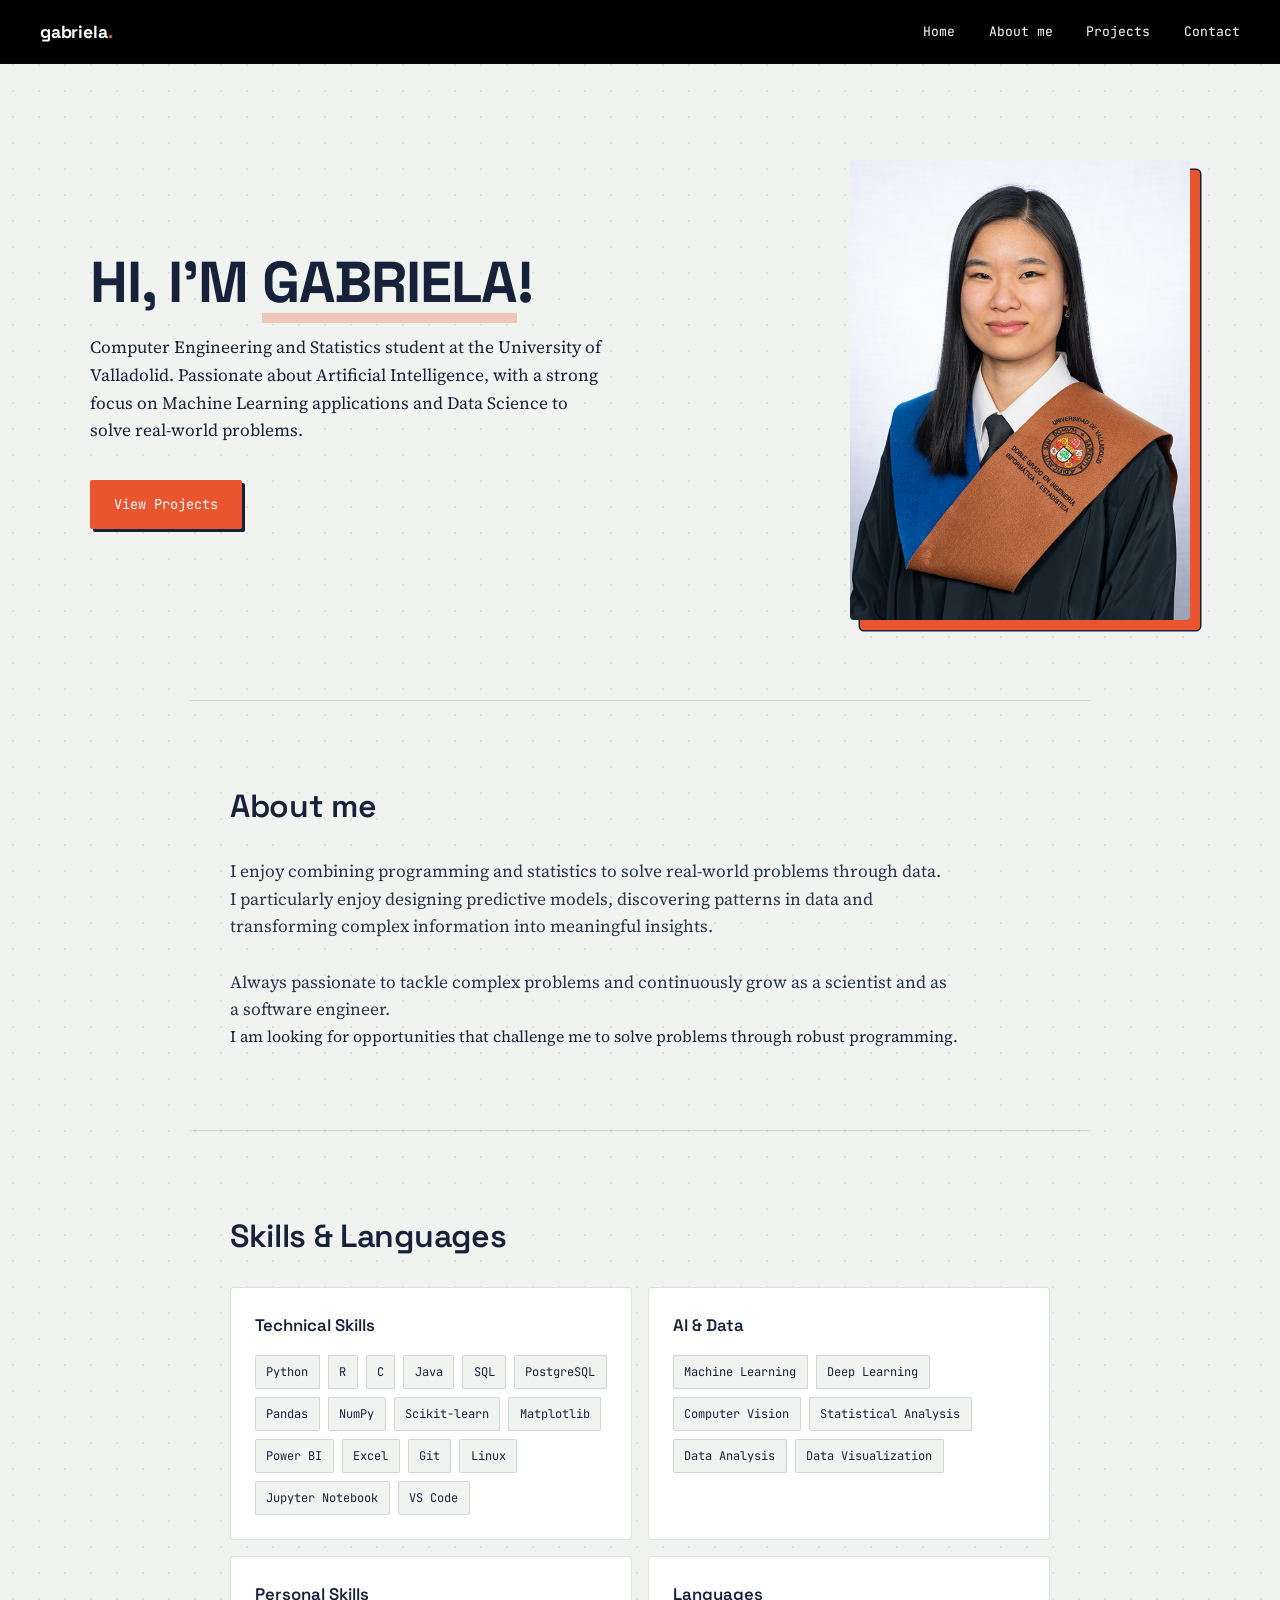
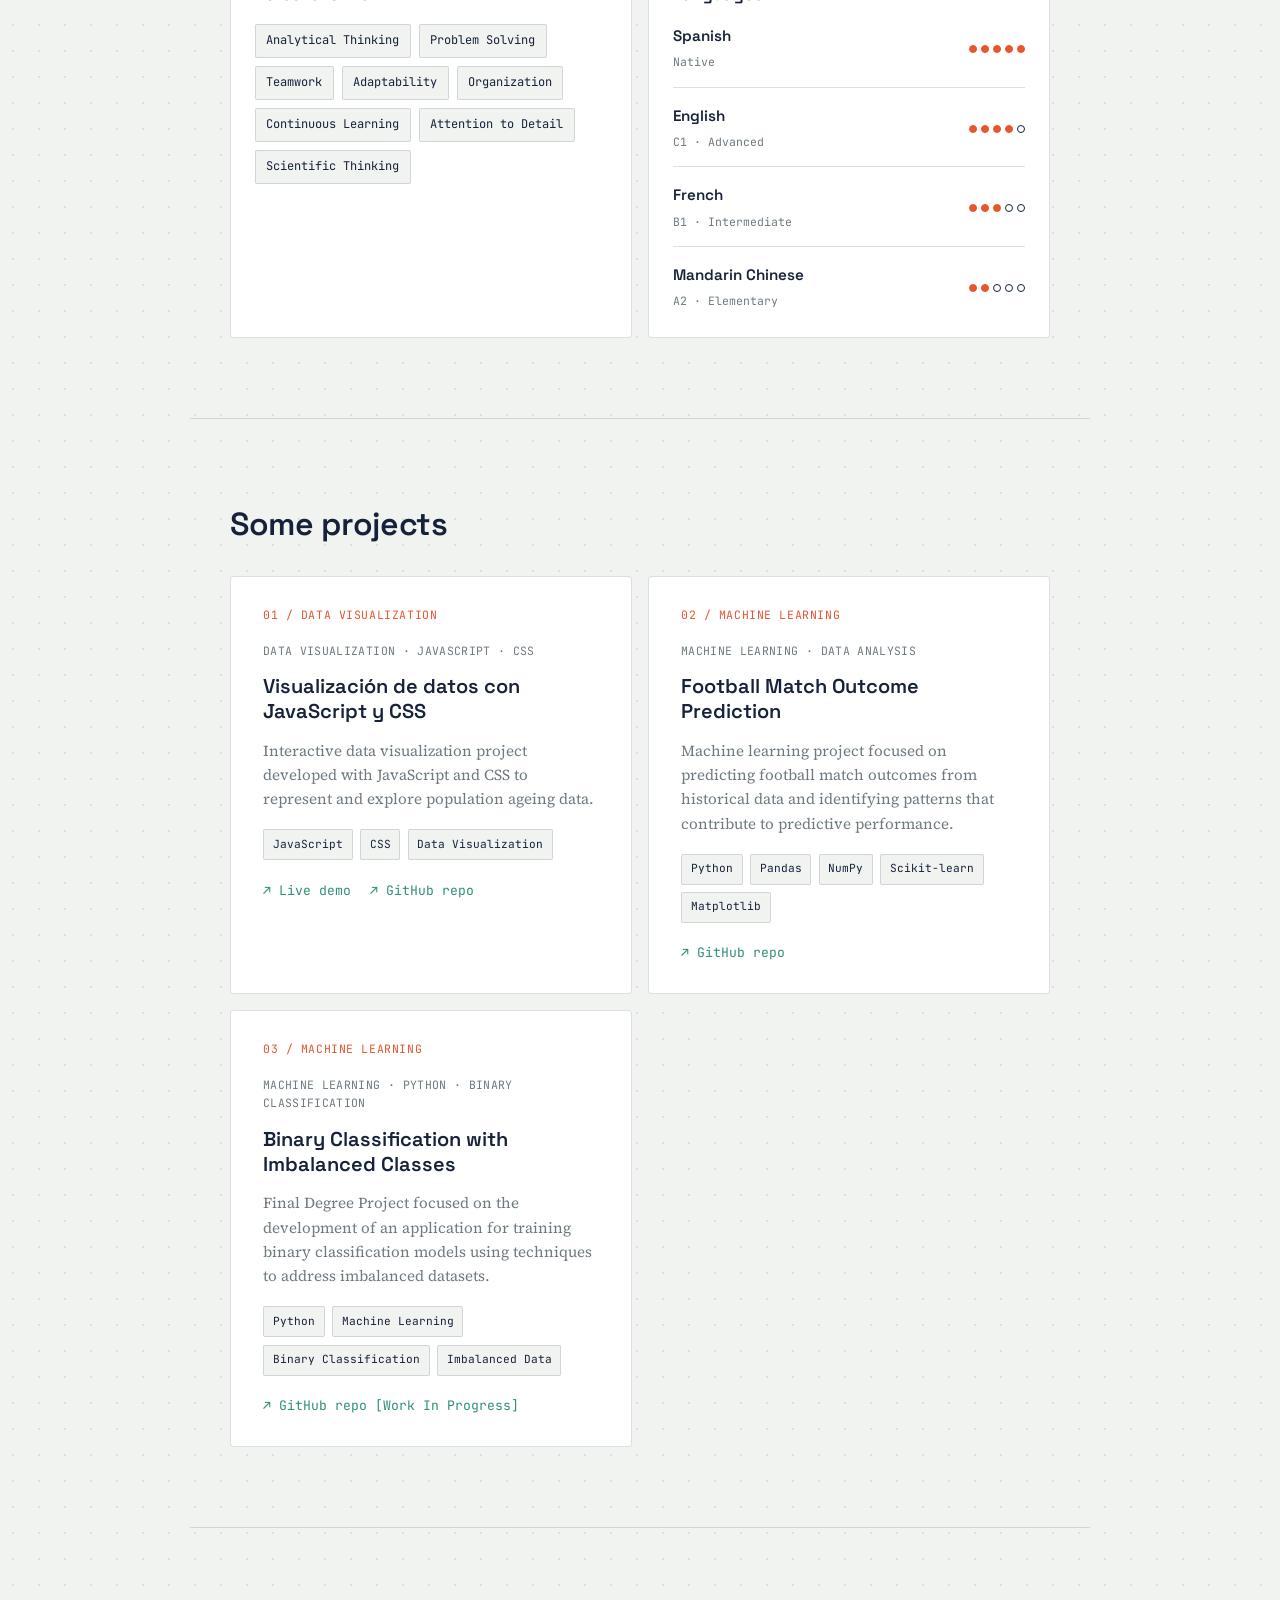
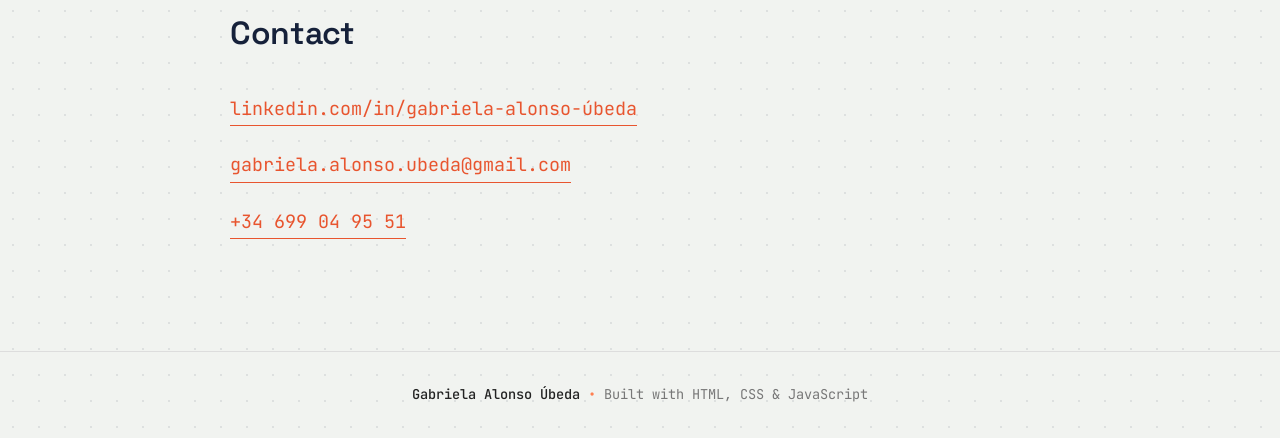
<file: index.html>
<!DOCTYPE html>
<html lang="en">
<head>
<meta charset="UTF-8">
<meta name="viewport" content="width=device-width, initial-scale=1.0">
<title>Gabriela Alonso Úbeda</title>
<link rel="preconnect" href="https://fonts.googleapis.com">
<link rel="preconnect" href="https://fonts.gstatic.com" crossorigin>
<link href="https://fonts.googleapis.com/css2?family=Space+Grotesk:wght@400;500;600;700&family=Source+Serif+4:opsz,wght@8..60,400;8..60,500&family=JetBrains+Mono:wght@400;500&display=swap" rel="stylesheet">
<link rel="stylesheet" href="css/styles.css">
</head>
<body>

<header>
  <div class="logo">gabriela<span>.</span></div>
  <nav>
    <ul>
      <li><a href="#home">Home</a></li>
      <li><a href="#about">About me</a></li>
      <li><a href="#projects">Projects</a></li>
      <li><a href="#contact">Contact</a></li>
    </ul>
  </nav>
</header>

<section id="home" class="hero" style="border-top:none;">
  <div class="hero-text">
    <h1>HI, I'M <span class="underline">GABRIELA</span>!</h1>
    <p>Computer Engineering and Statistics student at the University of Valladolid.
       Passionate about Artificial Intelligence, with a strong focus on Machine Learning applications and Data Science to solve real-world problems.</p>
    <div class="btn-row">
      <a href="#projects" class="btn btn-primary">View Projects</a>

    </div>
  </div>

  <img class="scatter" src="orla_YO.jpg" alt="Foto Orla">
</section>

<section id="about">

  <h2>About me</h2>
  <p>
    I enjoy combining programming and statistics to solve real-world problems through data. 
    <br>
    I particularly enjoy designing predictive models, discovering patterns in data and transforming complex information into meaningful insights. 
    <br><br>
 
    Always passionate to tackle complex problems and continuously grow as a scientist and as a software engineer.
     </p>
      I am looking for opportunities that challenge me to solve problems through robust programming. 
    <br>
</section>

<section id="skills">
  <h2>Skills & Languages</h2>

  <div class="skills-grid">

    <!-- TECHNICAL SKILLS -->
    <div class="skill-group">
      <h3>Technical Skills</h3>
      <div class="skill-tags">
        <span>Python</span>
        <span>R</span>
        <span>C</span>
        <span>Java</span>
        <span>SQL</span>
        <span>PostgreSQL</span>
        <span>Pandas</span>
        <span>NumPy</span>
        <span>Scikit-learn</span>
        <span>Matplotlib</span>
        <span>Power BI</span>
        <span>Excel</span>
        <span>Git</span>
        <span>Linux</span>
        <span>Jupyter Notebook</span>
        <span>VS Code</span>
      </div>
    </div>

    <!-- AI & DATA -->
    <div class="skill-group">
      <h3>AI & Data</h3>
      <div class="skill-tags">
        <span>Machine Learning</span>
        <span>Deep Learning</span>
        <span>Computer Vision</span>
        <span>Statistical Analysis</span>
        <span>Data Analysis</span>
        <span>Data Visualization</span>
      </div>
    </div>

    <!-- PERSONAL SKILLS -->
    <div class="skill-group">
      <h3>Personal Skills</h3>
      <div class="skill-tags">
        <span>Analytical Thinking</span>
        <span>Problem Solving</span>
        <span>Teamwork</span>
        <span>Adaptability</span>
        <span>Organization</span>
        <span>Continuous Learning</span>
        <span>Attention to Detail</span>
        <span>Scientific Thinking</span>
      </div>
    </div>

    <!-- LANGUAGES -->
    <div class="skill-group">
      <h3>Languages</h3>

      <div class="language-list">

        <div class="language">
          <div>
            <strong>Spanish</strong>
            <span>Native</span>
          </div>
          <div class="language-level">
            <span class="level-dot active"></span>
            <span class="level-dot active"></span>
            <span class="level-dot active"></span>
            <span class="level-dot active"></span>
            <span class="level-dot active"></span>
          </div>
        </div>

        <div class="language">
          <div>
            <strong>English</strong>
            <span>C1 · Advanced</span>
          </div>
          <div class="language-level">
            <span class="level-dot active"></span>
            <span class="level-dot active"></span>
            <span class="level-dot active"></span>
            <span class="level-dot active"></span>
            <span class="level-dot"></span>
          </div>
        </div>

        <div class="language">
          <div>
            <strong>French</strong>
            <span>B1 · Intermediate</span>
          </div>
          <div class="language-level">
            <span class="level-dot active"></span>
            <span class="level-dot active"></span>
            <span class="level-dot active"></span>
            <span class="level-dot"></span>
            <span class="level-dot"></span>
          </div>
        </div>

        <div class="language">
          <div>
            <strong>Mandarin Chinese</strong>
            <span>A2 · Elementary</span>
          </div>
          <div class="language-level">
            <span class="level-dot active"></span>
            <span class="level-dot active"></span>
            <span class="level-dot"></span>
            <span class="level-dot"></span>
            <span class="level-dot"></span>
          </div>
        </div>

      </div>
    </div>

  </div>
</section>

<!-- PROJECTS -->
<section id="projects">
  <h2>Some projects</h2>

  <div class="projects-grid">

<article class="project-card">

  <div class="project-number">01 / DATA VISUALIZATION</div>

  <div class="project-content">

    <span class="project-type">
      Data Visualization · JavaScript · CSS
    </span>

    <h3>Visualización de datos con JavaScript y CSS</h3>

    <p>
      Interactive data visualization project developed with JavaScript and CSS to represent and explore population ageing data.
    </p>

    <div class="project-tech">
      <span>JavaScript</span>
      <span>CSS</span>
      <span>Data Visualization</span>
    </div>

    <div class="project-links">
      <a
        href="https://gabi71299.github.io/envejecimiento-poblacion/"
        target="_blank"
        rel="noopener noreferrer"
      >
        ↗ Live demo
      </a>

      <a
        href="https://github.com/gabi71299/envejecimiento-poblacion.git"
        target="_blank"
        rel="noopener noreferrer"
      >
        ↗ GitHub repo
      </a>
    </div>

  </div>

</article>


    <!-- PROJECT 02 -->
    <article class="project-card">

      <div class="project-number">02 / MACHINE LEARNING</div>

      <div class="project-content">

        <span class="project-type">
          Machine Learning · Data Analysis
        </span>

        <h3>Football Match Outcome Prediction</h3>

        <p>
          Machine learning project focused on predicting football match
          outcomes from historical data and identifying patterns that
          contribute to predictive performance.
        </p>

        <div class="project-tech">
          <span>Python</span>
          <span>Pandas</span>
          <span>NumPy</span>
          <span>Scikit-learn</span>
          <span>Matplotlib</span>
        </div>

        <div class="project-links">
          <a
            href="https://github.com/gabi71299/Football-Match-Outcome-Prediction-using-Machine-Learning.git"
            target="_blank"
            rel="noopener noreferrer"
          >
            ↗ GitHub repo
          </a>
        </div>

      </div>

    </article>
    <!-- PROJECT 03  TFG -->

    <article class="project-card">

      <div class="project-number">03 / MACHINE LEARNING</div>

      <div class="project-content">

    <span class="project-type">
      Machine Learning · Python · Binary Classification
    </span>

    <h3>Binary Classification with Imbalanced Classes</h3>

    <p>
      Final Degree Project focused on the development of an application for
      training binary classification models using techniques to address
      imbalanced datasets.
    </p>

    <div class="project-tech">
      <span>Python</span>
      <span>Machine Learning</span>
      <span>Binary Classification</span>
      <span>Imbalanced Data</span>
    </div>

    <div class="project-links">

      <a
        href="#"
        target="_blank"
        rel="noopener noreferrer"
      >
        ↗ GitHub repo [Work In Progress]
      </a>
    </div>

      </div>

    </article>

  </div>

</section>

<section id="contact">
  <h2>Contact</h2>
  <div class="contact-list">
    <a class="contact-email" href="https://www.linkedin.com/in/gabriela-alonso-úbeda" target="_blank" rel="noopener">linkedin.com/in/gabriela-alonso-úbeda</a>
    <a class="contact-email" href="mailto:gabriela.alonso.ubeda@gmail.com">gabriela.alonso.ubeda@gmail.com</a>
    <a class="contact-email" href="tel:+34699049551">+34 699 04 95 51</a> 
  </div>
</section>

<footer style="margin-top:2rem; padding:2rem 2.5rem; border-top:1px solid #ddd; text-align:center; font-family:'JetBrains Mono', monospace; font-size:0.85rem; color:#777;">
  <p> 
    <strong style="color:#222; font-weight:500;">Gabriela Alonso Úbeda</strong>
    <span style="color:coral;"> • </span>
    Built with HTML, CSS &amp; JavaScript
  </p>
</footer>

</body>
</html>
</file>
<file: css/styles.css>
:root{
    --paper:#F1F3F0;
    --ink:#16213A;
    --coral:#E8552F;
    --teal:#2F8F7A;
    --muted:#6E7A80;
    --line: rgba(22,33,58,0.14);
    --card:#FFFFFF;
  }

  *{margin:0;padding:0;box-sizing:border-box;}

  html{scroll-behavior:smooth;}

  body{
    background:var(--paper);
    color:var(--ink);
    font-family:'Source Serif 4', serif;
    line-height:1.6;
    background-image:
      radial-gradient(circle, rgba(22,33,58,0.09) 1px, transparent 1px);
    background-size: 26px 26px;
  }

  a{color:inherit;}


  /* HEADER */
  header{
    position:sticky;
    top:0;
    z-index:10;
    display:flex;
    align-items:center;
    justify-content:space-between;
    padding:1.1rem 2.5rem;
    background:#000;
    color:#fff;
    border-bottom:1px solid var(--line);
  }

  .logo{
    font-family:'Space Grotesk', sans-serif;
    font-weight:700;
    font-size:1.1rem;
    letter-spacing:-0.01em;
  }

  .logo span{color:var(--coral);}

  header nav ul{
    list-style:none;
    display:flex;
    gap:2.1rem;
    font-family:'JetBrains Mono', monospace;
    font-size:0.82rem;
  }

  header nav ul li a{
    text-decoration:none;
    color:#fff;
    position:relative;
    padding-bottom:3px;
  }

  header nav ul li a::after{
    content:"";
    position:absolute;
    left:0;
    bottom:0;
    width:0;
    height:1.5px;
    background:var(--coral);
    transition:width .25s ease;
  }

  header nav ul li a:hover::after,
  header nav ul li a:focus-visible::after{
    width:100%;
  }

  header nav ul li a:focus-visible{
    outline:2px solid var(--coral);
    outline-offset:3px;
  }

  /* HERO */
  .hero{
    position:relative;
    display:flex;
    align-items:center;
    justify-content:space-between;
    gap:2rem;
    padding:6rem 2.5rem 5rem;
    max-width:1180px;
    margin:0 auto;
    overflow:hidden;
  }

  .hero-text{max-width:600px;}

  .hero-text .eyebrow{margin-bottom:1rem; display:block;}

  .hero h1{
    font-family:'Space Grotesk', sans-serif;
    font-weight:700;
    font-size:clamp(2.4rem, 5vw, 3.6rem);
    line-height:1.05;
    letter-spacing:-0.02em;
    margin-bottom:1.4rem;
  }

  .hero h1 .underline{
    position:relative;
    white-space:nowrap;
  }

  .hero h1 .underline::after{
    content:"";
    position:absolute;
    left:0; right:0; bottom:-4px;
    height:10px;
    background:var(--coral);
    opacity:0.28;
    z-index:-1;
  }

  .hero p{
    font-size:1.08rem;
    color:var(--ink);
    max-width:520px;
    margin-bottom:2.2rem;
  }

  .btn-row{display:flex; gap:1rem; flex-wrap:wrap;}

  .btn{
    font-family:'JetBrains Mono', monospace;
    font-size:0.85rem;
    padding:0.85rem 1.5rem;
    border-radius:2px;
    text-decoration:none;
    display:inline-flex;
    align-items:center;
    gap:0.5rem;
    transition:transform .18s ease, box-shadow .18s ease;
  }

  .btn:focus-visible{outline:2px solid var(--coral); outline-offset:3px;}

  .btn-primary{
    background:var(--coral);
    color:#fff;
    box-shadow:3px 3px 0 var(--ink);
  }

  .btn-primary:hover{transform:translate(-2px,-2px); box-shadow:5px 5px 0 var(--ink);}

  .btn-outline:hover{background:var(--ink); color:var(--paper);}

  /* scatter signature */
.scatter{
    width:340px;
    height:460px;
    object-fit:cover;
    border-radius:4px;
    position:relative;
    box-shadow:
      10px 10px 0 var(--coral),
      10px 10px 0 1.5px var(--ink);
}

  @media (max-width:860px){ .scatter{display:none;} }

  /* SECTIONS */
  section{
    max-width:900px;
    margin:0 auto;
    padding:5rem 2.5rem;
    border-top:1px solid var(--line);
  }

  section .eyebrow{margin-bottom:0.6rem; display:block;}

  section h2{
    font-family:'Space Grotesk', sans-serif;
    font-weight:600;
    font-size:2rem;
    letter-spacing:-0.01em;
    margin-bottom:1.6rem;
  }

  #about p{
    font-size:1.08rem;
    max-width:720px;
    color:#26344a;
  }

/* PROJECTS */

.projects-grid{
display:grid;
grid-template-columns:repeat(2, 1fr);
gap:1rem;
}

.project-card{
background:var(--card);
border:1px solid var(--line);
border-radius:4px;
padding:1.8rem 2rem;
display:flex;
flex-direction:column;
gap:1.1rem;
transition:box-shadow .2s ease, transform .2s ease;
}

.project-card:hover{
box-shadow:4px 4px 0 var(--teal);
transform:translate(-2px,-2px);
}

.project-number{
font-family:'JetBrains Mono', monospace;
font-size:0.72rem;
color:var(--coral);
letter-spacing:0.05em;
}

.project-content{
display:flex;
flex-direction:column;
gap:0.9rem;
}

.project-type{
font-family:'JetBrains Mono', monospace;
font-size:0.72rem;
color:var(--muted);
text-transform:uppercase;
letter-spacing:0.03em;
}

.project-card h3{
font-family:'Space Grotesk', sans-serif;
font-size:1.25rem;
font-weight:600;
line-height:1.25;
}

.project-card p{
color:var(--muted);
font-size:0.95rem;
line-height:1.6;
}

.project-tech{
display:flex;
flex-wrap:wrap;
gap:0.45rem;
margin-top:0.2rem;
}

.project-tech span{
font-family:'JetBrains Mono', monospace;
font-size:0.7rem;
padding:0.35rem 0.55rem;
border:1px solid var(--line);
background:var(--paper);
color:var(--ink);
border-radius:2px;
}

.project-links{
display:flex;
gap:1.2rem;
margin-top:0.3rem;
font-family:'JetBrains Mono', monospace;
font-size:0.82rem;
}

.project-links a{
text-decoration:none;
color:var(--teal);
border-bottom:1px solid transparent;
}

.project-links a:hover,
.project-links a:focus-visible{
border-bottom-color:var(--teal);
outline:none;
}

@media (max-width:700px){

.projects-grid{
grid-template-columns:1fr;
}

.project-card{
padding:1.5rem;
}

}

  /* CONTACT */
  #contact{text-align:left;}

  .contact-email{
    display:inline-block;
    margin-top:0.6rem;
    font-family:'JetBrains Mono', monospace;
    font-size:1.15rem;
    color:var(--coral);
    text-decoration:none;
    border-bottom:1.5px solid var(--coral);
    padding-bottom:2px;
  }

  .contact-email:hover{color:var(--ink); border-color:var(--ink);}

  .contact-list{
      display:flex;
      flex-direction:column;
      gap:0.9rem;
      align-items:flex-start;
  }
.language-list{
  display:flex;
  flex-direction:column;
  gap:1rem;
}

.language{
  display:flex;
  align-items:center;
  justify-content:space-between;
  gap:1rem;
  padding-bottom:0.8rem;
  border-bottom:1px solid var(--line);
}

.language:last-child{
  border-bottom:none;
  padding-bottom:0;
}

.language strong{
  display:block;
  font-family:'Space Grotesk', sans-serif;
  font-size:0.95rem;
  font-weight:600;
}

.language span{
  font-family:'JetBrains Mono', monospace;
  font-size:0.72rem;
  color:var(--muted);
}

.language-level{
  display:flex;
  gap:4px;
}

.language-level .level-dot{
  display:block;
  width:8px;
  height:8px;
  border:1px solid var(--ink);
  border-radius:50%;
}

.language-level .level-dot.active{
  background:var(--coral);
  border-color:var(--coral);
}

@media (max-width:700px){
  .language{
    align-items:flex-start;
  }

  .language-level{
    margin-top:4px;
  }
}
/* SKILLS */

.skills-grid{
  display:grid;
  grid-template-columns:repeat(2, 1fr);
  gap:1rem;
}

.skill-group{
  background:var(--card);
  border:1px solid var(--line);
  border-radius:4px;
  padding:1.5rem;
  transition:box-shadow .2s ease, transform .2s ease;
}

.skill-group:hover{
  box-shadow:4px 4px 0 var(--teal);
  transform:translate(-2px,-2px);
}

.skill-group h3{
  font-family:'Space Grotesk', sans-serif;
  font-size:1.05rem;
  font-weight:600;
  margin-bottom:1rem;
}

.skill-tags{
  display:flex;
  flex-wrap:wrap;
  gap:0.5rem;
}

.skill-tags span{
  font-family:'JetBrains Mono', monospace;
  font-size:0.75rem;
  padding:0.4rem 0.65rem;
  border:1px solid var(--line);
  background:var(--paper);
  color:var(--ink);
  border-radius:2px;
}

@media (max-width:700px){
  .skills-grid{
    grid-template-columns:1fr;
  }
}
</file>
